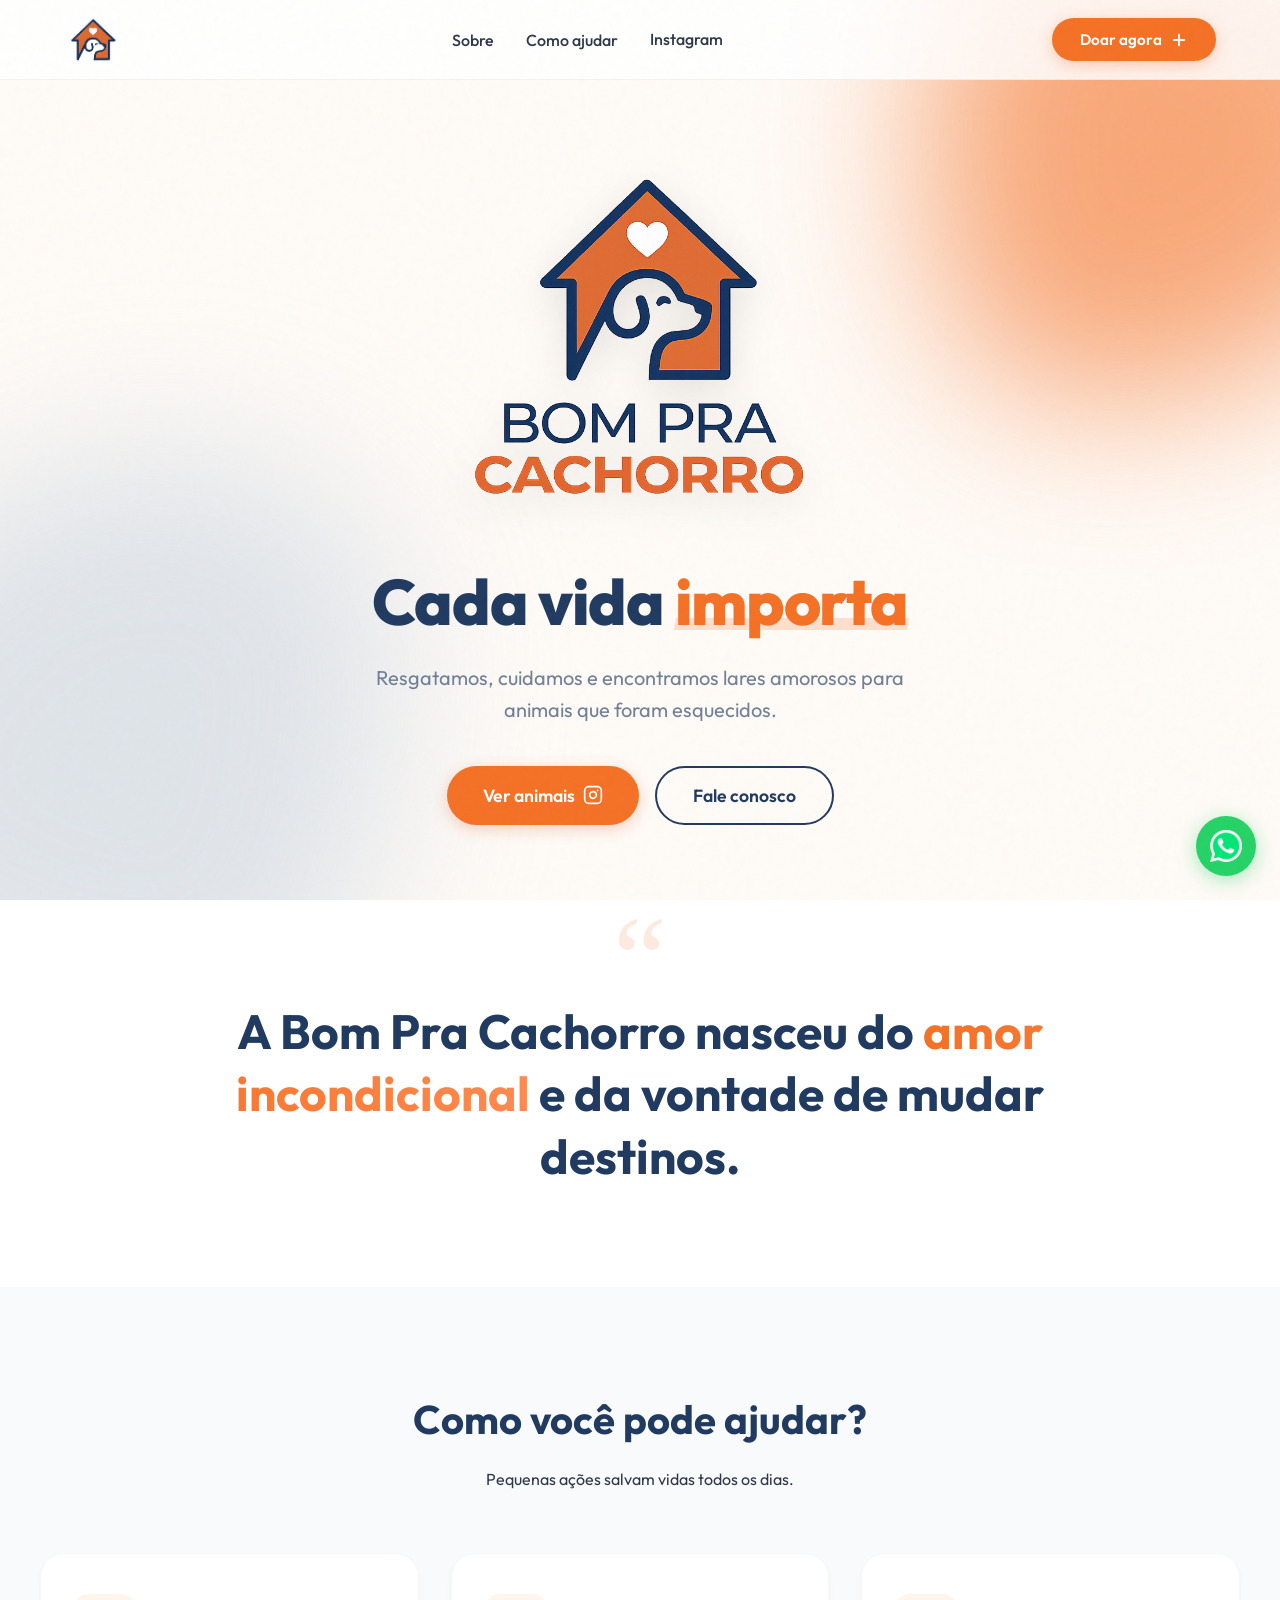
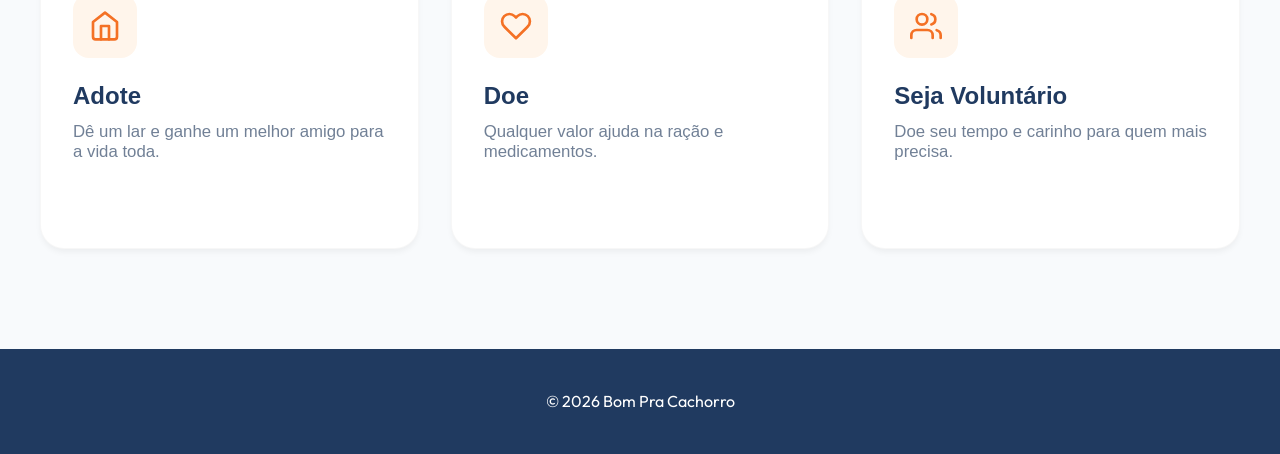
<file: Index.html>
<!DOCTYPE html>
<html lang="pt-BR">
<head>
  <meta charset="UTF-8" />
  <title>Bom Pra Cachorro</title>
  <meta name="viewport" content="width=device-width, initial-scale=1" />
  
  <link rel="preconnect" href="https://fonts.googleapis.com">
  <link rel="preconnect" href="https://fonts.gstatic.com" crossorigin>
  <link href="https://fonts.googleapis.com/css2?family=Outfit:wght@300;400;600;800&display=swap" rel="stylesheet">
  
  <link rel="stylesheet" href="Styles.css" />
  <link rel="icon" type="image/png" sizes="32x32" href="./assets/logo-small.png" />
  <link rel="icon" type="image/png" sizes="16x16" href="./assets/logo-small.png" />
  <link rel="apple-touch-icon" sizes="180x180" href="./assets/logo-small.png" />
</head>
<body>

<div class="noise-overlay"></div>

<nav class="navbar" role="navigation" aria-label="Navegação principal">
  <div class="nav-container">
    <a href="#" aria-label="Página inicial" class="brand-link">
      <img src="./assets/logo-small.png" class="logo" alt="Logo Bom Pra Cachorro" />
    </a>

    <div class="nav-links" id="navLinks">
      <button onclick="scrollToSection('sobre')" class="nav-item">Sobre</button>
      <button onclick="scrollToSection('ajudar')" class="nav-item">Como ajudar</button>
      <a href="https://instagram.com/bompracachorrovv" target="_blank" class="nav-item" rel="noopener noreferrer">
        Instagram
      </a>
      <button class="btn primary mobile-only-btn" onclick="openWhatsApp('Gostaria de fazer uma doação')">
        Doar agora
      </button>
    </div>

    <div class="nav-actions">
      <button class="btn primary desktop-only-btn" onclick="openWhatsApp('Gostaria de fazer uma doação')">
        Doar agora 
        <svg width="18" height="18" viewBox="0 0 24 24" fill="none" stroke="currentColor" stroke-width="2.5" stroke-linecap="round" stroke-linejoin="round"><path d="M12 5v14M5 12h14"/></svg>
      </button>

      <button class="menu-toggle" aria-label="Abrir menu" aria-expanded="false">
        <svg class="hamburger" viewBox="0 0 100 100" width="32">
          <rect class="line top" width="80" height="8" x="10" y="25" rx="4"></rect>
          <rect class="line middle" width="80" height="8" x="10" y="45" rx="4"></rect>
          <rect class="line bottom" width="80" height="8" x="10" y="65" rx="4"></rect>
        </svg>
      </button>
    </div>
  </div>
</nav>

<section class="hero" role="banner">
  <div class="blob blob-1"></div>
  <div class="blob blob-2"></div>
  
  <div class="hero-content">
    <div class="logo-wrapper reveal">
       <img class="hero-logo" src="./assets/logo_completa.png" alt="Logo completa Bom Pra Cachorro" />
    </div>
    
    <h1 class="reveal delay-1">Cada vida <span class="highlight">importa</span></h1>
    <p class="reveal delay-2">Resgatamos, cuidamos e encontramos lares amorosos para animais que foram esquecidos.</p>
    
    <div class="hero-actions reveal delay-3">
      <button class="btn primary big" onclick="openInstagram()">
        Ver animais
        <svg width="20" height="20" viewBox="0 0 24 24" fill="none" stroke="currentColor" stroke-width="2" stroke-linecap="round" stroke-linejoin="round"><rect x="2" y="2" width="20" height="20" rx="5" ry="5"></rect><path d="M16 11.37A4 4 0 1 1 12.63 8 4 4 0 0 1 16 11.37z"></path><line x1="17.5" y1="6.5" x2="17.51" y2="6.5"></line></svg>
      </button>
      <button class="btn outline big" onclick="openWhatsApp()">
        Fale conosco
      </button>
    </div>
  </div>
</section>

<section id="sobre" class="about reveal" role="region" aria-labelledby="sobre-heading">
  <div class="about-container">
    <div class="quote-mark">“</div>
    <h2 id="sobre-heading">A Bom Pra Cachorro nasceu do <span class="text-gradient">amor incondicional</span> e da vontade de mudar destinos.</h2>
  </div>
</section>

<section id="ajudar" class="help" role="region" aria-labelledby="ajudar-heading">
  <div class="section-header reveal">
    <h2 id="ajudar-heading">Como você pode ajudar?</h2>
    <p>Pequenas ações salvam vidas todos os dias.</p>
  </div>
  
  <div class="cards-grid">
    <button class="card reveal delay-1" onclick="openInstagram()">
      <div class="icon-box">
        <svg viewBox="0 0 24 24" fill="none" stroke="currentColor" stroke-width="2" stroke-linecap="round" stroke-linejoin="round"><path d="M3 9l9-7 9 7v11a2 2 0 0 1-2 2H5a2 2 0 0 1-2-2z"></path><polyline points="9 22 9 12 15 12 15 22"></polyline></svg>
      </div>
      <h3>Adote</h3>
      <p>Dê um lar e ganhe um melhor amigo para a vida toda.</p>
      <div class="arrow">→</div>
    </button>
    
    <button class="card reveal delay-2" onclick="openWhatsApp('Quero doar')">
      <div class="icon-box">
        <svg viewBox="0 0 24 24" fill="none" stroke="currentColor" stroke-width="2" stroke-linecap="round" stroke-linejoin="round"><path d="M20.84 4.61a5.5 5.5 0 0 0-7.78 0L12 5.67l-1.06-1.06a5.5 5.5 0 0 0-7.78 7.78l1.06 1.06L12 21.23l7.78-7.78 1.06-1.06a5.5 5.5 0 0 0 0-7.78z"></path></svg>
      </div>
      <h3>Doe</h3>
      <p>Qualquer valor ajuda na ração e medicamentos.</p>
      <div class="arrow">→</div>
    </button>
    
    <button class="card reveal delay-3" onclick="openWhatsApp('Quero ser voluntário')">
      <div class="icon-box">
        <svg viewBox="0 0 24 24" fill="none" stroke="currentColor" stroke-width="2" stroke-linecap="round" stroke-linejoin="round"><path d="M17 21v-2a4 4 0 0 0-4-4H5a4 4 0 0 0-4 4v2"></path><circle cx="9" cy="7" r="4"></circle><path d="M23 21v-2a4 4 0 0 0-3-3.87"></path><path d="M16 3.13a4 4 0 0 1 0 7.75"></path></svg>
      </div>
      <h3>Seja Voluntário</h3>
      <p>Doe seu tempo e carinho para quem mais precisa.</p>
      <div class="arrow">→</div>
    </button>
  </div>
</section>

<footer>
  <p>© 2026 Bom Pra Cachorro</p>
</footer>

<button class="floating-whatsapp" onclick="openWhatsApp()" aria-label="WhatsApp">
  <img src="./assets/whatsapp.png" alt="WhatsApp" />
</button>

<script src="Main.js"></script>
</body>
</html>
</file>
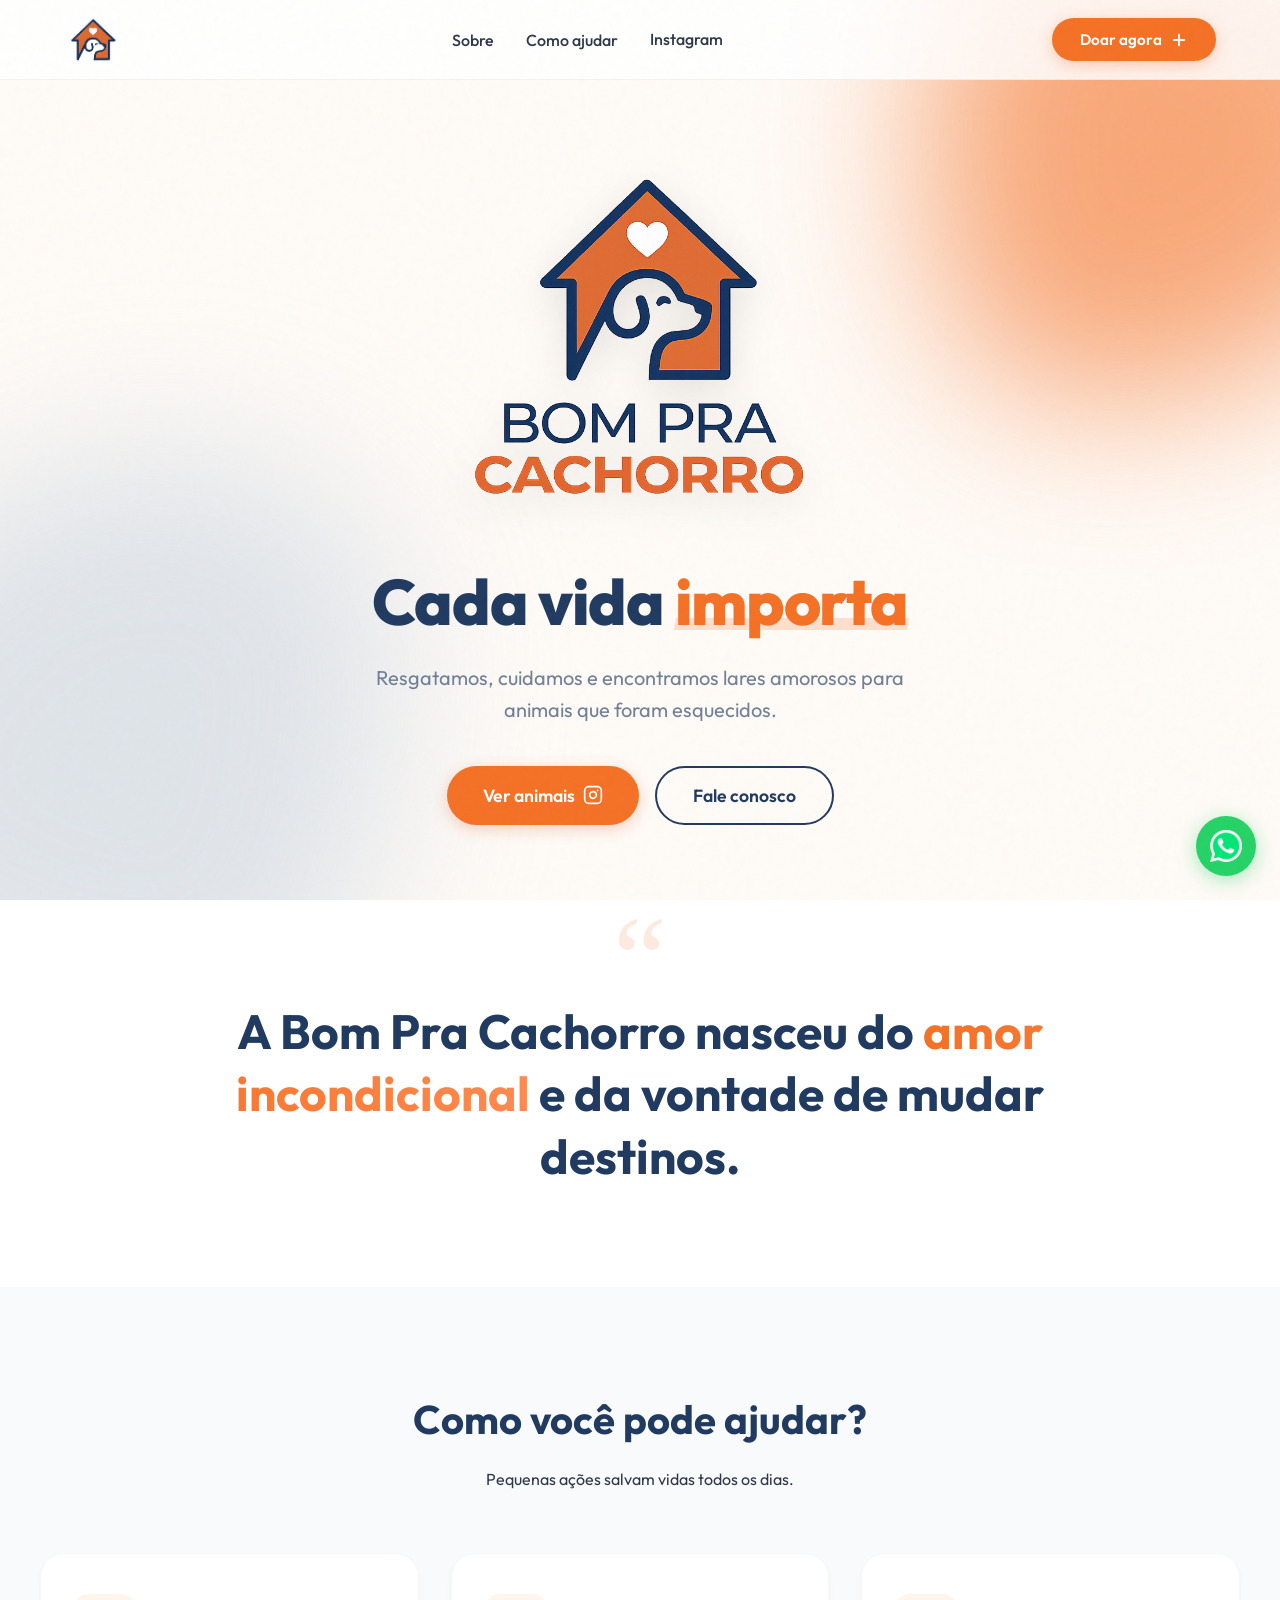
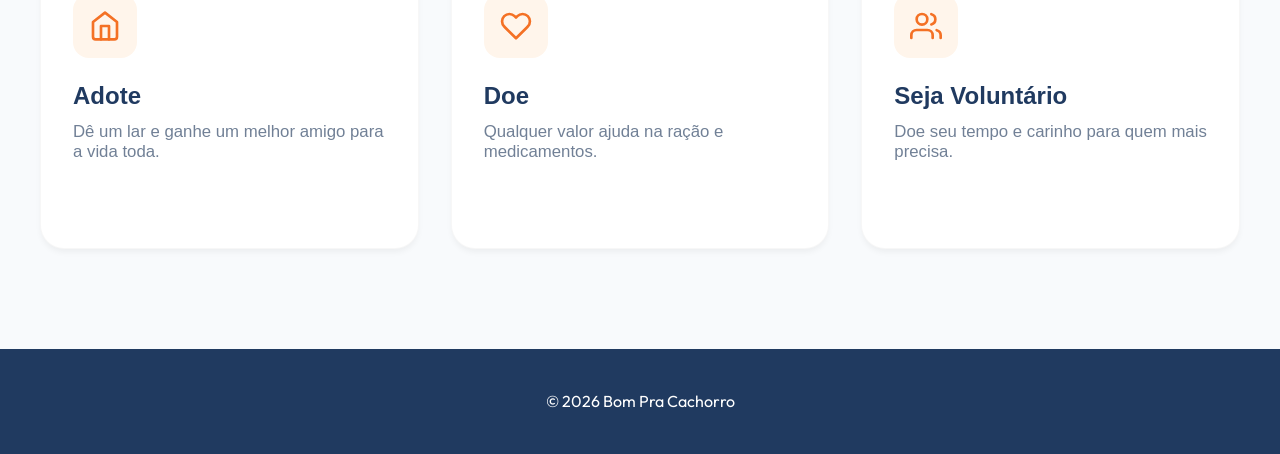
<file: index.html>
<!DOCTYPE html>
<html lang="pt-BR">
<head>
  <meta charset="UTF-8" />
  <title>Bom Pra Cachorro</title>
  <meta name="viewport" content="width=device-width, initial-scale=1" />
  
  <link rel="preconnect" href="https://fonts.googleapis.com">
  <link rel="preconnect" href="https://fonts.gstatic.com" crossorigin>
  <link href="https://fonts.googleapis.com/css2?family=Outfit:wght@300;400;600;800&display=swap" rel="stylesheet">
  
  <link rel="stylesheet" href="Styles.css" />
  <link rel="icon" type="image/png" sizes="32x32" href="./assets/logo-small.png" />
  <link rel="icon" type="image/png" sizes="16x16" href="./assets/logo-small.png" />
  <link rel="apple-touch-icon" sizes="180x180" href="./assets/logo-small.png" />
</head>
<body>

<div class="noise-overlay"></div>

<nav class="navbar" role="navigation" aria-label="Navegação principal">
  <div class="nav-container">
    <a href="#" aria-label="Página inicial" class="brand-link">
      <img src="./assets/logo-small.png" class="logo" alt="Logo Bom Pra Cachorro" />
    </a>

    <div class="nav-links" id="navLinks">
      <button onclick="scrollToSection('sobre')" class="nav-item">Sobre</button>
      <button onclick="scrollToSection('ajudar')" class="nav-item">Como ajudar</button>
      <a href="https://instagram.com/bompracachorrovv" target="_blank" class="nav-item" rel="noopener noreferrer">
        Instagram
      </a>
      <button class="btn primary mobile-only-btn" onclick="openWhatsApp('Gostaria de fazer uma doação')">
        Doar agora
      </button>
    </div>

    <div class="nav-actions">
      <button class="btn primary desktop-only-btn" onclick="openWhatsApp('Gostaria de fazer uma doação')">
        Doar agora 
        <svg width="18" height="18" viewBox="0 0 24 24" fill="none" stroke="currentColor" stroke-width="2.5" stroke-linecap="round" stroke-linejoin="round"><path d="M12 5v14M5 12h14"/></svg>
      </button>

      <button class="menu-toggle" aria-label="Abrir menu" aria-expanded="false">
        <svg class="hamburger" viewBox="0 0 100 100" width="32">
          <rect class="line top" width="80" height="8" x="10" y="25" rx="4"></rect>
          <rect class="line middle" width="80" height="8" x="10" y="45" rx="4"></rect>
          <rect class="line bottom" width="80" height="8" x="10" y="65" rx="4"></rect>
        </svg>
      </button>
    </div>
  </div>
</nav>

<section class="hero" role="banner">
  <div class="blob blob-1"></div>
  <div class="blob blob-2"></div>
  
  <div class="hero-content">
    <div class="logo-wrapper reveal">
       <img class="hero-logo" src="./assets/logo_completa.png" alt="Logo completa Bom Pra Cachorro" />
    </div>
    
    <h1 class="reveal delay-1">Cada vida <span class="highlight">importa</span></h1>
    <p class="reveal delay-2">Resgatamos, cuidamos e encontramos lares amorosos para animais que foram esquecidos.</p>
    
    <div class="hero-actions reveal delay-3">
      <button class="btn primary big" onclick="openInstagram()">
        Ver animais
        <svg width="20" height="20" viewBox="0 0 24 24" fill="none" stroke="currentColor" stroke-width="2" stroke-linecap="round" stroke-linejoin="round"><rect x="2" y="2" width="20" height="20" rx="5" ry="5"></rect><path d="M16 11.37A4 4 0 1 1 12.63 8 4 4 0 0 1 16 11.37z"></path><line x1="17.5" y1="6.5" x2="17.51" y2="6.5"></line></svg>
      </button>
      <button class="btn outline big" onclick="openWhatsApp()">
        Fale conosco
      </button>
    </div>
  </div>
</section>

<section id="sobre" class="about reveal" role="region" aria-labelledby="sobre-heading">
  <div class="about-container">
    <div class="quote-mark">“</div>
    <h2 id="sobre-heading">A Bom Pra Cachorro nasceu do <span class="text-gradient">amor incondicional</span> e da vontade de mudar destinos.</h2>
  </div>
</section>

<section id="ajudar" class="help" role="region" aria-labelledby="ajudar-heading">
  <div class="section-header reveal">
    <h2 id="ajudar-heading">Como você pode ajudar?</h2>
    <p>Pequenas ações salvam vidas todos os dias.</p>
  </div>
  
  <div class="cards-grid">
    <button class="card reveal delay-1" onclick="openInstagram()">
      <div class="icon-box">
        <svg viewBox="0 0 24 24" fill="none" stroke="currentColor" stroke-width="2" stroke-linecap="round" stroke-linejoin="round"><path d="M3 9l9-7 9 7v11a2 2 0 0 1-2 2H5a2 2 0 0 1-2-2z"></path><polyline points="9 22 9 12 15 12 15 22"></polyline></svg>
      </div>
      <h3>Adote</h3>
      <p>Dê um lar e ganhe um melhor amigo para a vida toda.</p>
      <div class="arrow">→</div>
    </button>
    
    <button class="card reveal delay-2" onclick="openWhatsApp('Quero doar')">
      <div class="icon-box">
        <svg viewBox="0 0 24 24" fill="none" stroke="currentColor" stroke-width="2" stroke-linecap="round" stroke-linejoin="round"><path d="M20.84 4.61a5.5 5.5 0 0 0-7.78 0L12 5.67l-1.06-1.06a5.5 5.5 0 0 0-7.78 7.78l1.06 1.06L12 21.23l7.78-7.78 1.06-1.06a5.5 5.5 0 0 0 0-7.78z"></path></svg>
      </div>
      <h3>Doe</h3>
      <p>Qualquer valor ajuda na ração e medicamentos.</p>
      <div class="arrow">→</div>
    </button>
    
    <button class="card reveal delay-3" onclick="openWhatsApp('Quero ser voluntário')">
      <div class="icon-box">
        <svg viewBox="0 0 24 24" fill="none" stroke="currentColor" stroke-width="2" stroke-linecap="round" stroke-linejoin="round"><path d="M17 21v-2a4 4 0 0 0-4-4H5a4 4 0 0 0-4 4v2"></path><circle cx="9" cy="7" r="4"></circle><path d="M23 21v-2a4 4 0 0 0-3-3.87"></path><path d="M16 3.13a4 4 0 0 1 0 7.75"></path></svg>
      </div>
      <h3>Seja Voluntário</h3>
      <p>Doe seu tempo e carinho para quem mais precisa.</p>
      <div class="arrow">→</div>
    </button>
  </div>
</section>

<footer>
  <p>© 2026 Bom Pra Cachorro</p>
</footer>

<button class="floating-whatsapp" onclick="openWhatsApp()" aria-label="WhatsApp">
  <img src="./assets/whatsapp.png" alt="WhatsApp" />
</button>

<script src="Main.js"></script>
</body>
</html>
</file>
<file: Styles.css>
:root {
  /* Paleta HSL: Facilita ajustes de luminosidade mantendo o tom */
  --hue-orange: 22;
  --hue-blue: 215;
  
  --color-primary: hsl(var(--hue-orange), 90%, 55%);
  --color-primary-dark: hsl(var(--hue-orange), 95%, 45%);
  --color-secondary: hsl(var(--hue-blue), 50%, 25%);
  --color-bg: #fffbf7; /* Off-white quente, melhor que branco puro */
  --color-text: #2d3748;
  --color-text-light: #718096;
  
  --shadow-sm: 0 4px 6px -1px rgba(0, 0, 0, 0.05);
  --shadow-lg: 0 20px 25px -5px rgba(0, 0, 0, 0.1), 0 10px 10px -5px rgba(0, 0, 0, 0.04);
  
  --nav-height: 80px;
}

* {
  box-sizing: border-box;
  margin: 0;
  padding: 0;
  -webkit-font-smoothing: antialiased; /* Fontes mais nítidas */
}

body {
  font-family: 'Outfit', sans-serif;
  background-color: var(--color-bg);
  color: var(--color-text);
  overflow-x: hidden;
  line-height: 1.6;
}

/* NOISE OVERLAY: O segredo do visual "Texturizado/Profissional" */
.noise-overlay {
  position: fixed;
  top: 0; left: 0; width: 100%; height: 100%;
  pointer-events: none; z-index: 9000;
  opacity: 0.03;
  background-image: url("data:image/svg+xml,%3Csvg viewBox='0 0 200 200' xmlns='http://www.w3.org/2000/svg'%3E%3Cfilter id='noiseFilter'%3E%3CfeTurbulence type='fractalNoise' baseFrequency='0.65' numOctaves='3' stitchTiles='stitch'/%3E%3C/filter%3E%3Crect width='100%25' height='100%25' filter='url(%23noiseFilter)'/%3E%3C/svg%3E");
}

/* NAVBAR & MENU */
.navbar {
  position: fixed;
  top: 0; width: 100%; height: var(--nav-height);
  background: rgba(255, 255, 255, 0.85); /* Transparência base */
  backdrop-filter: blur(12px); /* Efeito Vidro Fosco */
  -webkit-backdrop-filter: blur(12px);
  border-bottom: 1px solid rgba(0,0,0,0.05);
  z-index: 1000;
  display: flex; align-items: center; justify-content: center;
  transition: all 0.3s ease;
}

.nav-container {
  width: 100%; max-width: 1200px; padding: 0 24px;
  display: flex; justify-content: space-between; align-items: center;
}

.logo { height: 48px; width: auto; display: block; transition: transform 0.3s; }
.logo:hover { transform: scale(1.05); }

.nav-links { display: flex; gap: 32px; align-items: center; }

.nav-item {
  background: none; border: none;
  font-family: inherit; font-size: 1rem; font-weight: 500;
  color: var(--color-text);
  cursor: pointer; text-decoration: none;
  position: relative;
  transition: color 0.3s ease;
}

.nav-item::after {
  content: ''; position: absolute; bottom: -4px; left: 0;
  width: 0%; height: 2px; background: var(--color-primary);
  transition: width 0.3s ease; border-radius: 2px;
}

.nav-item:hover { color: var(--color-primary); }
.nav-item:hover::after { width: 100%; }

.nav-actions { display: flex; align-items: center; gap: 16px; }

/* BOTÕES UNIFICADOS */
.btn {
  display: inline-flex; align-items: center; gap: 8px;
  padding: 12px 28px; border-radius: 50px;
  font-weight: 600; font-size: 0.95rem; font-family: inherit;
  cursor: pointer; transition: all 0.3s cubic-bezier(0.175, 0.885, 0.32, 1.275);
  border: none;
}

.btn.primary {
  background: var(--color-primary); color: white;
  box-shadow: 0 4px 15px rgba(232, 106, 51, 0.3);
}

.btn.primary:hover, .btn.primary:focus-visible {
  background: var(--color-primary-dark);
  transform: translateY(-2px);
  box-shadow: 0 8px 20px rgba(232, 106, 51, 0.4);
}

.btn.outline {
  background: transparent;
  border: 2px solid var(--color-secondary);
  color: var(--color-secondary);
}

.btn.outline:hover, .btn.outline:focus-visible {
  background: var(--color-secondary); color: white;
  transform: translateY(-2px);
}

.btn.big { padding: 16px 36px; font-size: 1.1rem; }

/* Focus State para Acessibilidade */
button:focus-visible, a:focus-visible {
  outline: 2px solid var(--color-primary);
  outline-offset: 4px;
}

/* HERO SECTION "VIVA" */
.hero {
  position: relative; min-height: 100vh;
  display: flex; align-items: center; justify-content: center;
  text-align: center;
  padding: 120px 24px 60px; overflow: hidden;
}

/* Background com Blobs Animados */
.blob {
  position: absolute; filter: blur(80px); z-index: -1;
  opacity: 0.6; animation: float 10s infinite ease-in-out;
}

.blob-1 {
  width: 500px; height: 500px;
  background: var(--color-primary);
  top: -100px; right: -150px;
  border-radius: 40% 60% 70% 30% / 40% 50% 60% 50%;
}

.blob-2 {
  width: 600px; height: 600px;
  background: #cbd5e0;
  bottom: -150px; left: -200px;
  border-radius: 60% 40% 30% 70% / 60% 30% 70% 40%;
  animation-delay: -5s;
}

@keyframes float {
  0%, 100% { transform: translate(0, 0) rotate(0deg); }
  33% { transform: translate(30px, -50px) rotate(10deg); }
  66% { transform: translate(-20px, 20px) rotate(-5deg); }
}

.hero-content { max-width: 800px; z-index: 1; }

.hero-logo {
  max-width: 450px; width: 100%; margin-bottom: 24px;
  filter: drop-shadow(0 10px 20px rgba(0,0,0,0.1));
}

.hero h1 {
  font-size: clamp(2.5rem, 5vw, 4.5rem);
  line-height: 1.1; font-weight: 800;
  margin-bottom: 24px; letter-spacing: -0.02em;
  color: var(--color-secondary);
}

.highlight { color: var(--color-primary); position: relative; display: inline-block; }
.highlight::after {
  content: ''; position: absolute; bottom: 8px; left: 0;
  width: 100%; height: 12px; background: var(--color-primary);
  opacity: 0.2; z-index: -1; transform: skewX(-10deg);
}

.hero p {
  font-size: 1.25rem; color: var(--color-text-light);
  margin-bottom: 40px; max-width: 600px; margin-left: auto; margin-right: auto;
}

.hero-actions {
  display: flex; gap: 16px; justify-content: center; flex-wrap: wrap;
}

/* SEÇÃO SOBRE */
.about { padding: 100px 24px; background: white; text-align: center; }
.about-container { max-width: 900px; margin: 0 auto; position: relative; }

.quote-mark {
  font-size: 120px; line-height: 0; color: var(--color-primary);
  opacity: 0.15; font-family: serif;
  position: absolute; top: -40px; left: 50%; transform: translateX(-50%);
}

.about h2 {
  font-size: clamp(2rem, 4vw, 3rem); font-weight: 700;
  color: var(--color-secondary); line-height: 1.3;
}

.text-gradient {
  background: linear-gradient(90deg, var(--color-primary) 0%, #ff8a50 100%);
  -webkit-background-clip: text; -webkit-text-fill-color: transparent;
}

/* CARDS INTERATIVOS */
.help { padding: 100px 24px; background: #f8fafc; }
.section-header { text-align: center; margin-bottom: 60px; }
.section-header h2 { font-size: 2.5rem; color: var(--color-secondary); margin-bottom: 16px; }

.cards-grid {
  display: grid; grid-template-columns: repeat(auto-fit, minmax(300px, 1fr));
  gap: 32px; max-width: 1200px; margin: 0 auto;
}

.card {
  background: white; padding: 40px 32px; border-radius: 24px;
  border: 1px solid rgba(0,0,0,0.03); text-align: left;
  cursor: pointer; transition: all 0.4s cubic-bezier(0.175, 0.885, 0.32, 1.275);
  box-shadow: var(--shadow-sm); display: flex; flex-direction: column;
  align-items: flex-start; position: relative; overflow: hidden;
}

.icon-box {
  width: 64px; height: 64px; margin-bottom: 24px;
  background: #fff5eb; border-radius: 16px;
  display: flex; align-items: center; justify-content: center;
  color: var(--color-primary); transition: transform 0.4s ease;
}
.icon-box svg { width: 32px; height: 32px; }

.card h3 { font-size: 1.5rem; color: var(--color-secondary); margin-bottom: 12px; }
.card p { color: var(--color-text-light); margin-bottom: 24px; font-size: 1.05rem; }

/* Micro-interação da seta */
.arrow {
  margin-top: auto; font-weight: 700; color: var(--color-primary);
  font-size: 1.2rem; opacity: 0; transform: translateX(-10px);
  transition: all 0.3s ease;
}

.card:hover, .card:focus-visible {
  transform: translateY(-10px); box-shadow: var(--shadow-lg);
  border-color: var(--color-primary);
}
.card:hover .icon-box {
  transform: scale(1.1) rotate(5deg); background: var(--color-primary); color: white;
}
.card:hover .arrow { opacity: 1; transform: translateX(0); }

/* RESPONSIVO & MOBILE MENU (DRAWER) */

/* Configuração do Botão Hamburguer */
.menu-toggle {
  display: none;
  background: none;
  border: none;
  cursor: pointer;
  padding: 0;
  z-index: 1101; /* FIX: Garante que o botão fique SOBRE o menu aberto */
  width: 48px;   /* Aumenta a área de toque */
  height: 48px;
  align-items: center;
  justify-content: center;
}

/* Configuração das linhas (SVG Rects) */
/* IMPORTANTE: Usamos .line (classe) e fill (preenchimento) para funcionar com <rect> */
.hamburger .line {
  fill: var(--color-secondary); 
  transition: all 0.4s cubic-bezier(0.68, -0.6, 0.32, 1.6);
  transform-origin: center;
}

.menu-toggle:hover .line {
  fill: var(--color-primary);
}

/* --- ANIMAÇÃO DO "X" CORRIGIDA --- */

/* Linha Topo: Desce 20px e gira 45 graus */
.menu-toggle[aria-expanded="true"] .top {
  transform: translateY(20px) rotate(45deg);
  fill: var(--color-primary);
}

/* Linha Meio: Some */
.menu-toggle[aria-expanded="true"] .middle {
  opacity: 0;
  transform: scale(0);
}

/* Linha Baixo: Sobe 20px e gira -45 graus */
.menu-toggle[aria-expanded="true"] .bottom {
  transform: translateY(-20px) rotate(-45deg);
  fill: var(--color-primary);
}

.mobile-only-btn { display: none; }

/* Configurações Responsivas */
@media (max-width: 860px) {
  .menu-toggle { display: flex; }
  .desktop-only-btn { display: none; }
  
  /* Botão CTA dentro do menu mobile */
  .mobile-only-btn { display: inline-flex; width: 100%; justify-content: center; margin-top: 20px; font-size: 24px; }
  
  /* Menu Gaveta (Drawer) */
  .nav-links {
    position: fixed; top: 0; right: 0; width: 100%; height: 100vh;
    background: rgba(255, 255, 255, 0.98); backdrop-filter: blur(20px);
    flex-direction: column; justify-content: center; padding: 2rem;
    transform: translateY(-100%); /* Começa escondido lá em cima */
    transition: transform 0.5s cubic-bezier(0.77, 0, 0.175, 1);
    opacity: 0; z-index: 1000;
  }
  
  .nav-links.active { transform: translateY(0); opacity: 1; }
  .nav-item { font-size: 1.5rem; padding: 10px; }
  
  .hero-logo { max-width: 300px; }
}

/* UTILITÁRIOS DE ANIMAÇÃO */
.reveal { opacity: 0; transform: translateY(40px); transition: all 0.8s ease-out; }
.reveal.active { opacity: 1; transform: translateY(0); }
.delay-1 { transition-delay: 0.1s; }
.delay-2 { transition-delay: 0.2s; }
.delay-3 { transition-delay: 0.3s; }

/* FOOTER & FLOATING WHATSAPP */
footer { background: var(--color-secondary); color: white; padding: 40px; text-align: center; }

.floating-whatsapp {
  position: fixed; bottom: 24px; right: 24px;
  width: 60px; height: 60px; border-radius: 50%;
  background: #25D366; border: none;
  box-shadow: 0 4px 20px rgba(37, 211, 102, 0.4);
  cursor: pointer; transition: transform 0.3s cubic-bezier(0.175, 0.885, 0.32, 1.275);
  z-index: 999; display: flex; align-items: center; justify-content: center;
}
.floating-whatsapp:hover { transform: scale(1.1); }
.floating-whatsapp img { width: 32px; height: 32px; pointer-events: none;}
</file>
